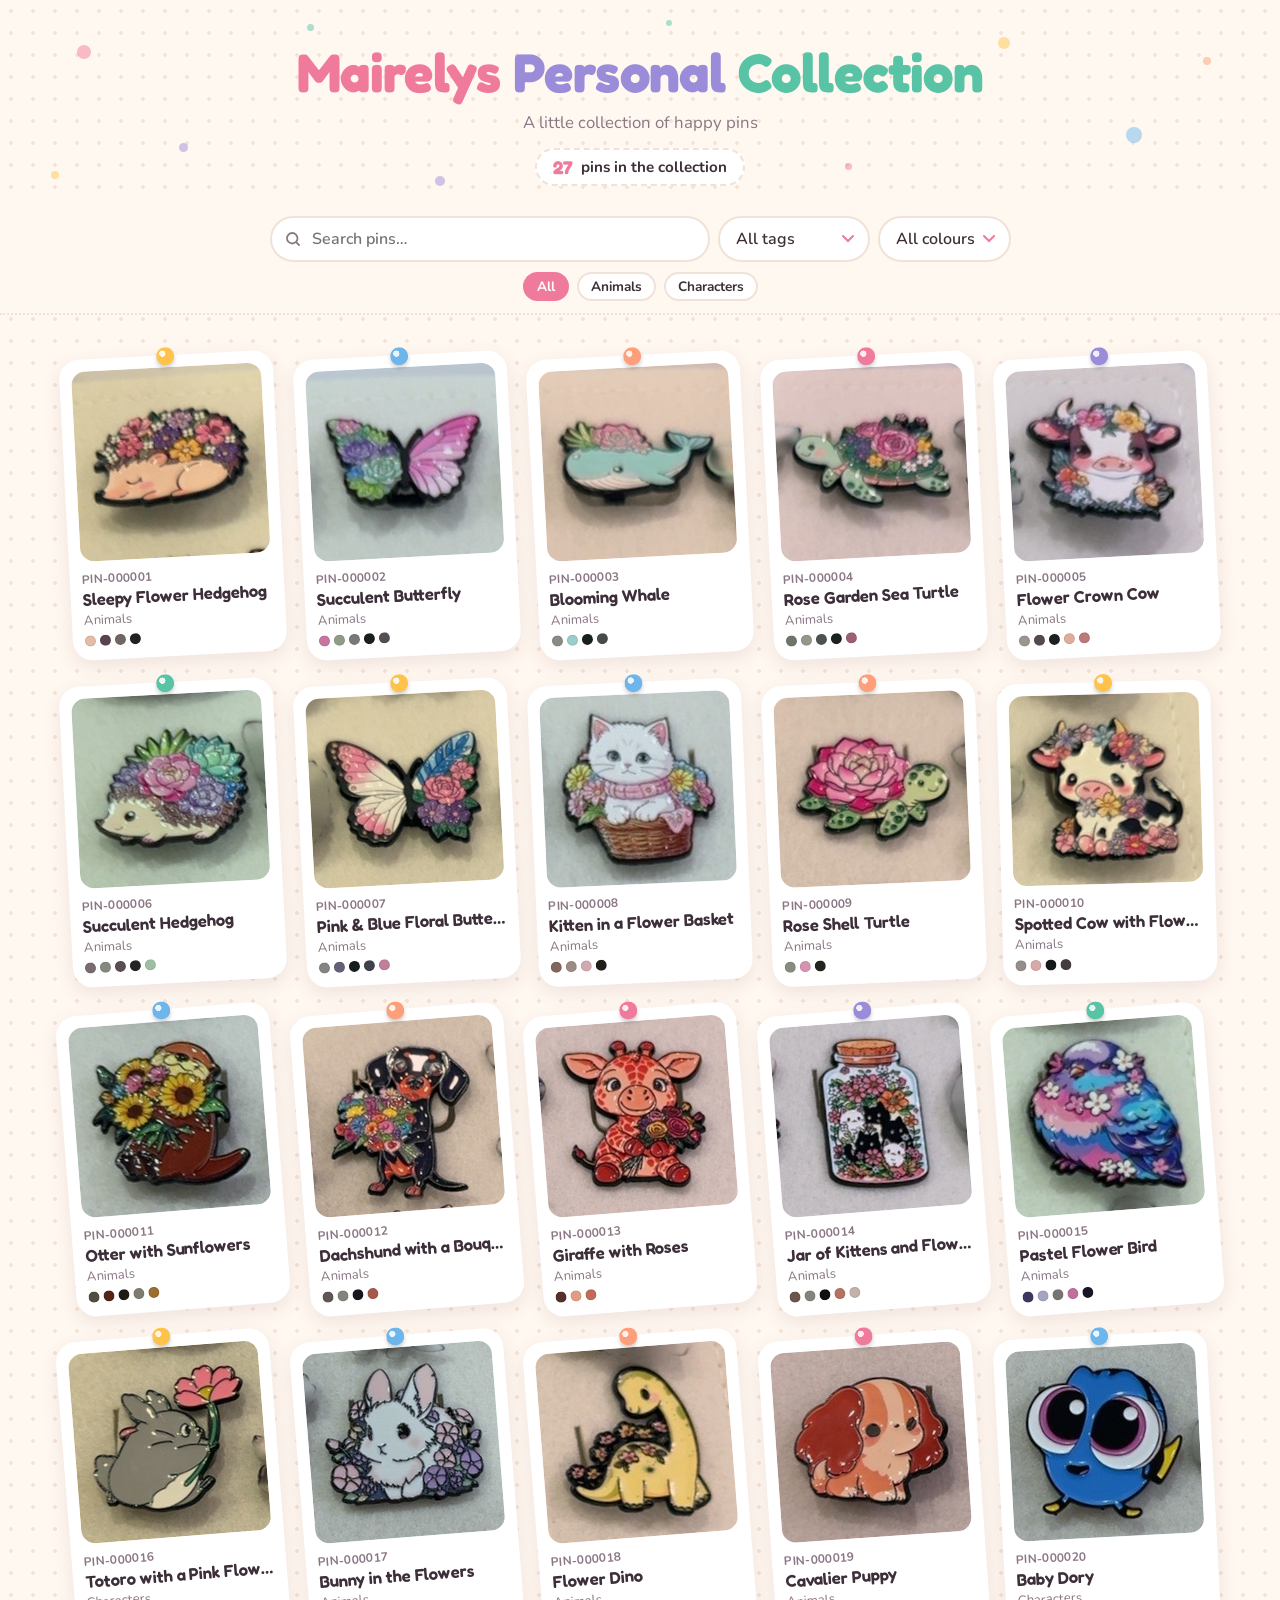
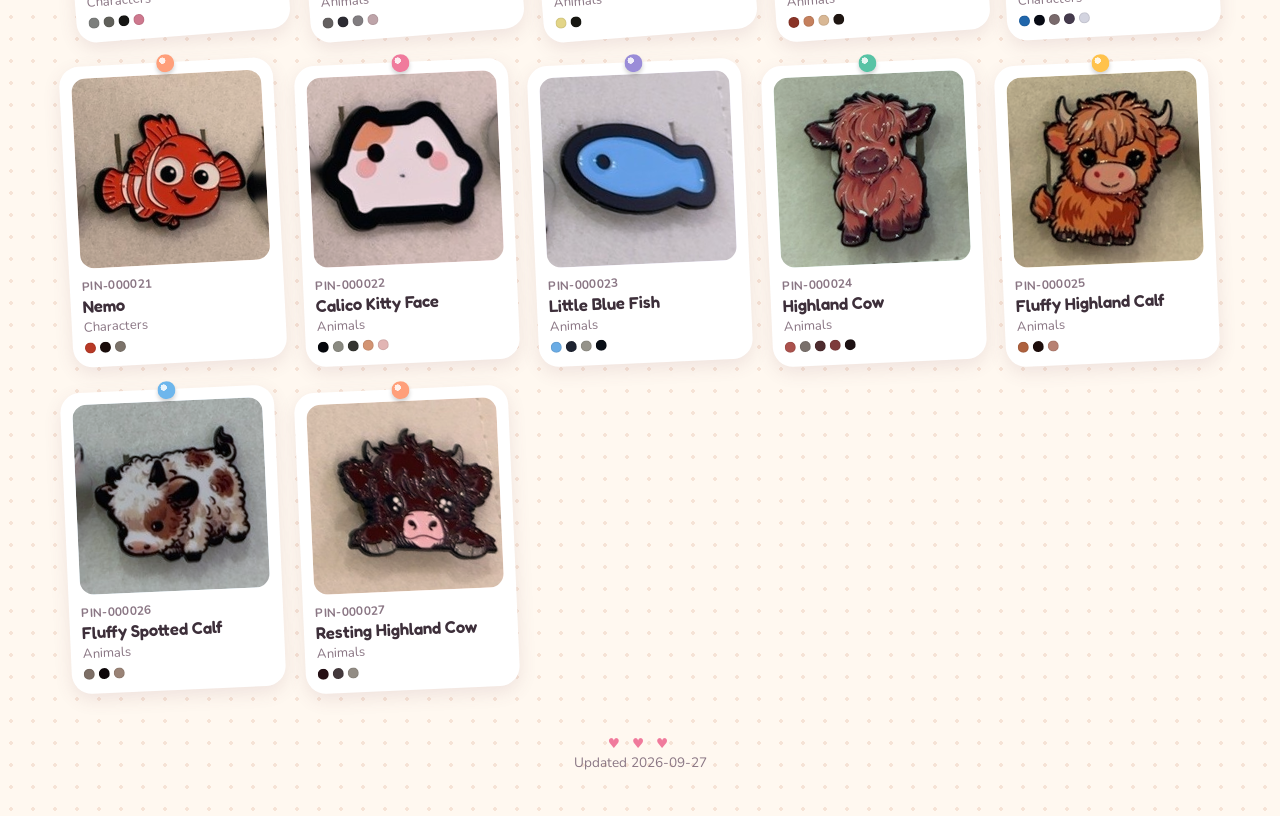
<file: index.html>
<!doctype html>
<html lang="en">
<head>
<meta charset="utf-8">
<title>Mairelys Personal Collection</title>
<meta name="viewport" content="width=device-width, initial-scale=1">
<!-- Forwards the site's main address to the gallery in docs/ (keeps #PIN-000001 links working). -->
<meta http-equiv="refresh" content="0; url=docs/">
<link rel="canonical" href="docs/">
<script>location.replace("docs/" + location.search + location.hash);</script>
</head>
<body style="font-family: system-ui, sans-serif; text-align: center; padding: 40px; background: #fff8f0; color: #3d2f3a;">
<p>Opening the collection… <a href="docs/">Click here if nothing happens.</a></p>
</body>
</html>
</file>
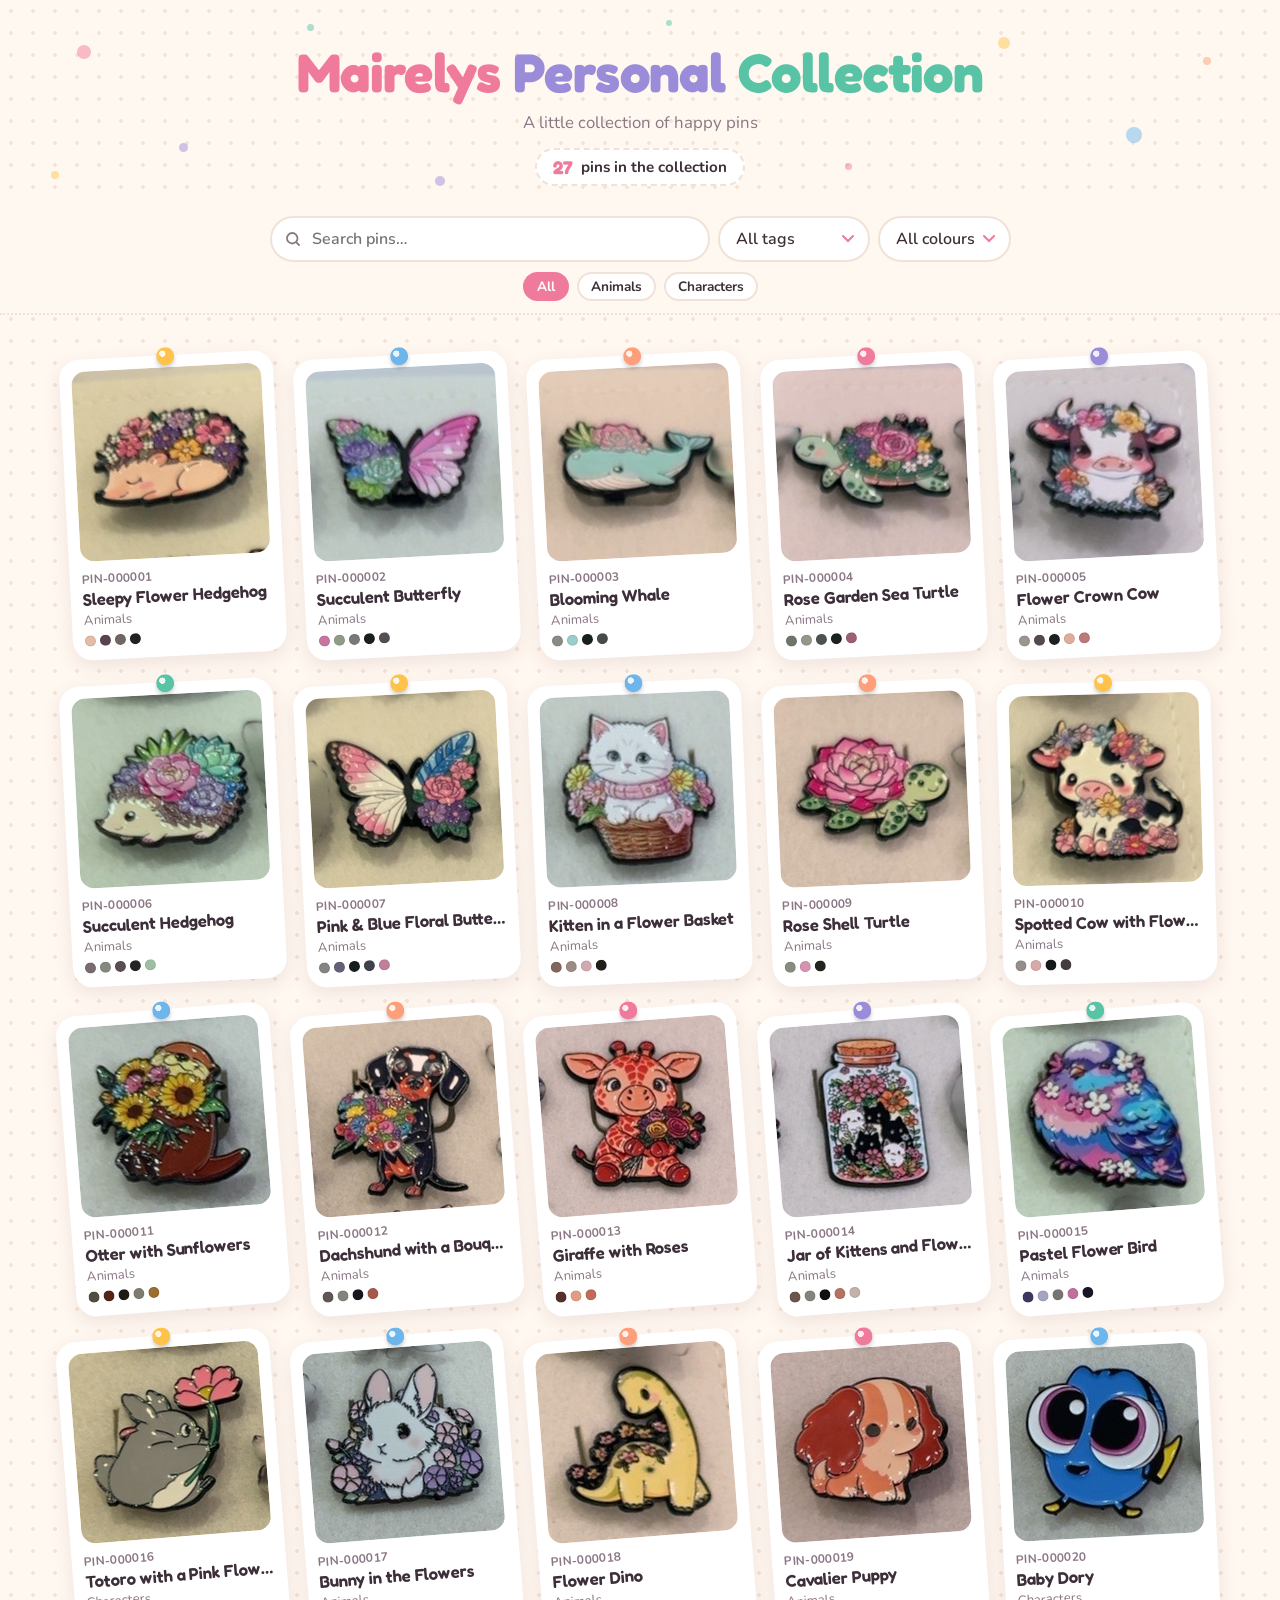
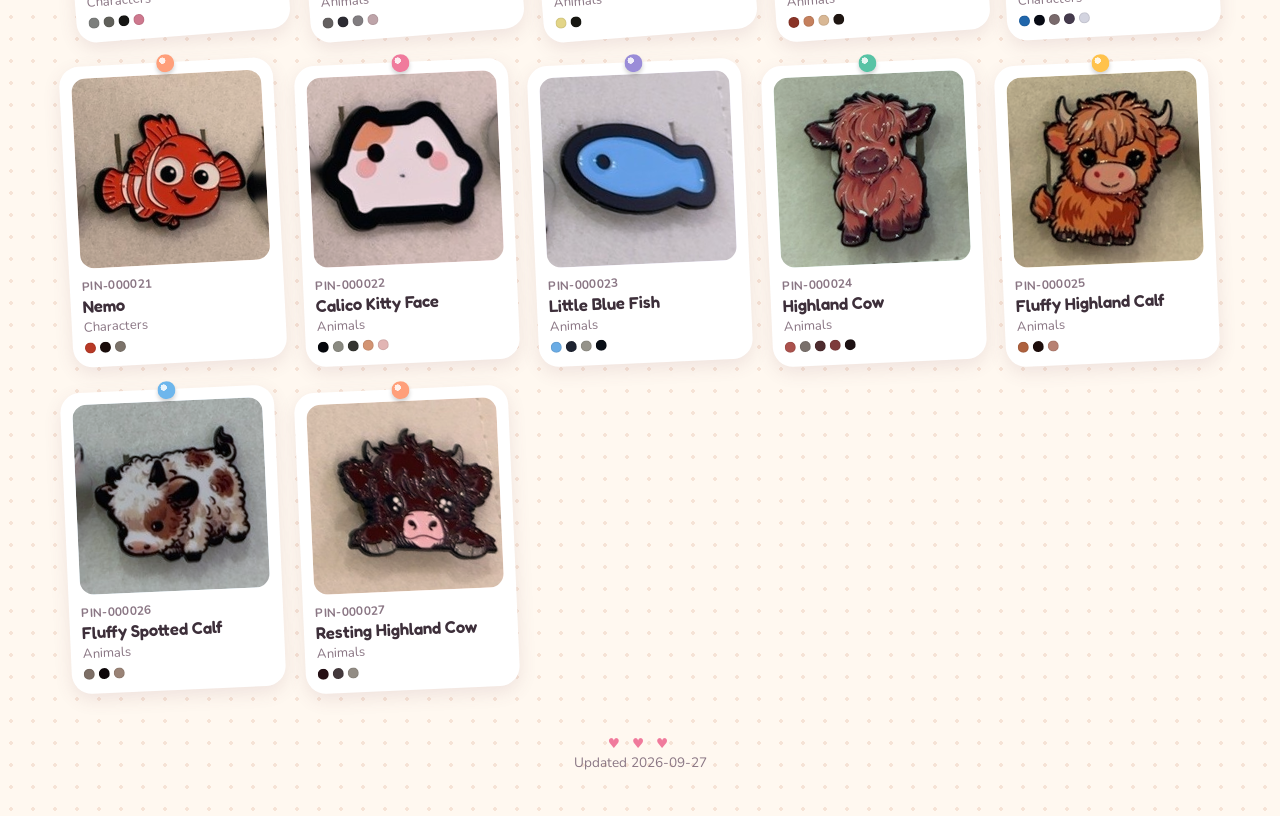
<file: docs/index.html>
<!doctype html>
<html lang="en">
<head>
<meta charset="utf-8">
<meta name="viewport" content="width=device-width, initial-scale=1">
<title>Mairelys Personal Collection</title>
<meta name="description" content="A little collection of happy pins">
<link rel="preconnect" href="https://fonts.googleapis.com">
<link rel="preconnect" href="https://fonts.gstatic.com" crossorigin>
<link href="https://fonts.googleapis.com/css2?family=Fredoka:wght@500;600;700&family=Nunito:wght@400;600;700&display=swap" rel="stylesheet">
<link rel="icon" href="data:image/svg+xml,<svg xmlns='http://www.w3.org/2000/svg' viewBox='0 0 100 100'><circle cx='50' cy='42' r='30' fill='%23f07a9c'/><circle cx='40' cy='34' r='9' fill='%23ffd3df'/><rect x='46' y='68' width='8' height='26' rx='4' fill='%239a8cd8'/></svg>">
<style>
:root {
  --paper: #fff8f0;
  --dot: #f6e3d6;
  --card: #ffffff;
  --ink: #3d2f3a;
  --soft: #8a7684;
  --line: #f0e2d8;
  --rose: #f07a9c;
  --lavender: #9a8cd8;
  --mint: #58c3a5;
  --sun: #ffc24b;
  --sky: #6db6ec;
  --peach: #ff9f7a;
  --shadow: 0 6px 18px rgba(120, 70, 90, .12);
  --shadow-lift: 0 14px 30px rgba(120, 70, 90, .20);
}
@media (prefers-color-scheme: dark) {
  :root:not([data-theme="light"]) {
    --paper: #231b24; --dot: #2e2430; --card: #2f2531; --ink: #f7ecf2; --soft: #c2adbb; --line: #3f3342;
    --shadow: 0 6px 18px rgba(0, 0, 0, .35); --shadow-lift: 0 14px 30px rgba(0, 0, 0, .45);
  }
}
:root[data-theme="dark"] {
  --paper: #231b24; --dot: #2e2430; --card: #2f2531; --ink: #f7ecf2; --soft: #c2adbb; --line: #3f3342;
  --shadow: 0 6px 18px rgba(0, 0, 0, .35); --shadow-lift: 0 14px 30px rgba(0, 0, 0, .45);
}
* { box-sizing: border-box; }
html { -webkit-text-size-adjust: 100%; }
body {
  margin: 0; color: var(--ink);
  font-family: "Nunito", system-ui, -apple-system, "Segoe UI", Roboto, sans-serif;
  background-color: var(--paper);
  background-image: radial-gradient(var(--dot) 1.6px, transparent 1.7px);
  background-size: 22px 22px;
}
h1, h2, .fun { font-family: "Fredoka", "Nunito", system-ui, sans-serif; }

/* ---------- header ---------- */
header { position: relative; text-align: center; padding: 44px 16px 18px; overflow: hidden; }
.confetti { position: absolute; inset: 0; pointer-events: none; opacity: .9; }
.confetti span { position: absolute; border-radius: 50%; }
header h1 { position: relative; margin: 0; font-size: clamp(2rem, 6vw, 3.4rem); font-weight: 700; line-height: 1.05; letter-spacing: -.01em; }
header h1 .word:nth-child(3n+1) { color: var(--rose); }
header h1 .word:nth-child(3n+2) { color: var(--lavender); }
header h1 .word:nth-child(3n) { color: var(--mint); }
header .tagline { position: relative; margin: 10px 0 0; color: var(--soft); font-size: 1.05rem; }
.counter { position: relative; display: inline-flex; align-items: center; gap: 8px; margin-top: 14px; background: var(--card); border: 2px dashed var(--line); border-radius: 999px; padding: 6px 16px; font-weight: 700; font-size: .95rem; }
.counter b { color: var(--rose); font-family: "Fredoka", sans-serif; font-size: 1.15rem; }

/* ---------- filters ---------- */
.controls { position: sticky; top: 0; z-index: 5; padding: 12px 16px; background: color-mix(in srgb, var(--paper) 92%, transparent); backdrop-filter: blur(6px); border-bottom: 2px dotted var(--line); }
.controls-inner { max-width: 1100px; margin: 0 auto; display: flex; flex-wrap: wrap; gap: 8px; justify-content: center; }
.search { position: relative; flex: 1 1 260px; max-width: 440px; }
.search svg { position: absolute; left: 14px; top: 50%; transform: translateY(-50%); width: 18px; height: 18px; color: var(--soft); }
.controls input, .controls select {
  font: inherit; font-weight: 600; width: 100%; padding: 10px 16px; border: 2px solid var(--line); border-radius: 999px;
  background: var(--card); color: var(--ink); min-width: 0; appearance: none; -webkit-appearance: none;
}
.controls input { padding-left: 40px; }
.controls select { width: auto; flex: 0 1 auto; padding-right: 34px; background-image: url("data:image/svg+xml,%3Csvg xmlns='http://www.w3.org/2000/svg' width='12' height='8' viewBox='0 0 12 8'%3E%3Cpath d='M1 1l5 5 5-5' stroke='%23f07a9c' stroke-width='2' fill='none' stroke-linecap='round'/%3E%3C/svg%3E"); background-repeat: no-repeat; background-position: right 14px center; }
.controls input:focus, .controls select:focus { outline: none; border-color: var(--rose); box-shadow: 0 0 0 4px color-mix(in srgb, var(--rose) 20%, transparent); }
.chips-row { max-width: 1100px; margin: 10px auto 0; display: flex; gap: 8px; flex-wrap: wrap; justify-content: center; }
.chip-btn { font: inherit; font-weight: 700; font-size: .85rem; border: 0; border-radius: 999px; padding: 5px 14px; cursor: pointer; background: var(--card); color: var(--ink); box-shadow: inset 0 0 0 2px var(--line); }
.chip-btn.on { background: var(--rose); color: #fff; box-shadow: none; }

/* ---------- grid of pinned cards ---------- */
main { max-width: 1180px; margin: 0 auto; padding: 22px 16px 10px; }
.status-line { text-align: center; color: var(--soft); font-weight: 600; margin: 0 0 18px; }
.grid { display: grid; grid-template-columns: repeat(auto-fill, minmax(180px, 1fr)); gap: 26px 20px; }
.card {
  --tilt: 0deg; --pin: var(--rose); --tint: #fde6ee;
  position: relative; display: block; width: 100%; padding: 12px 12px 14px; border: 0; cursor: pointer; text-align: left;
  font: inherit; color: inherit; background: var(--card); border-radius: 20px; box-shadow: var(--shadow);
  transform: rotate(var(--tilt)); transition: transform .2s ease, box-shadow .2s ease;
}
.card::before { /* the push-pin */
  content: ""; position: absolute; top: -8px; left: 50%; width: 18px; height: 18px; margin-left: -9px; border-radius: 50%;
  background: radial-gradient(circle at 35% 35%, rgba(255,255,255,.85) 0 18%, transparent 20%), var(--pin);
  box-shadow: 0 3px 4px rgba(0,0,0,.18); z-index: 1;
}
.card:hover, .card:focus-visible { transform: rotate(0deg) translateY(-4px) scale(1.02); box-shadow: var(--shadow-lift); outline: none; }
.card:focus-visible { box-shadow: 0 0 0 4px var(--pin), var(--shadow-lift); }
.card .pic { background: var(--tint); border-radius: 14px; overflow: hidden; }
.card img { width: 100%; aspect-ratio: 1; object-fit: contain; display: block; mix-blend-mode: multiply; }
.card .code { margin-top: 10px; font-size: .75rem; font-weight: 700; color: var(--soft); letter-spacing: .03em; }
.card .title { font-family: "Fredoka", sans-serif; font-weight: 600; font-size: 1.05rem; line-height: 1.2; margin-top: 2px; overflow: hidden; text-overflow: ellipsis; white-space: nowrap; }
.card .sub { font-size: .82rem; color: var(--soft); margin-top: 2px; }
.card .dots { display: flex; gap: 4px; margin-top: 6px; }
.card .dots i { width: 11px; height: 11px; border-radius: 50%; border: 1.5px solid rgba(0,0,0,.08); }
.c0 { --pin: var(--rose); --tint: #fde6ee; }
.c1 { --pin: var(--lavender); --tint: #ece8fb; }
.c2 { --pin: var(--mint); --tint: #dff5ee; }
.c3 { --pin: var(--sun); --tint: #fff2d2; }
.c4 { --pin: var(--sky); --tint: #e1f0fc; }
.c5 { --pin: var(--peach); --tint: #ffe8de; }
@media (prefers-color-scheme: dark) {
  :root:not([data-theme="light"]) .card .pic { background: color-mix(in srgb, var(--pin) 18%, var(--card)); }
  :root:not([data-theme="light"]) .card img { mix-blend-mode: normal; }
}
.empty { text-align: center; padding: 50px 16px; color: var(--soft); font-weight: 600; }
.empty .big { font-size: 2.6rem; }

/* ---------- detail dialog ---------- */
.dialog { position: fixed; inset: 0; background: rgba(61, 47, 58, .55); display: none; align-items: center; justify-content: center; padding: 16px; z-index: 20; }
.dialog.open { display: flex; }
.panel { position: relative; background: var(--card); border-radius: 26px; max-width: 920px; width: 100%; max-height: 92vh; overflow: auto; display: grid; grid-template-columns: minmax(0, 1.15fr) minmax(0, 1fr); box-shadow: var(--shadow-lift); }
.panel .pic { position: relative; margin: 18px; border-radius: 18px; background: var(--tint, #fde6ee); display: flex; align-items: center; justify-content: center; min-height: 260px; }
.panel .pic::before { /* washi tape */
  content: ""; position: absolute; top: -10px; left: 50%; width: 110px; height: 26px; margin-left: -55px; transform: rotate(-3deg);
  background: repeating-linear-gradient(45deg, color-mix(in srgb, var(--pin, var(--rose)) 70%, white) 0 8px, color-mix(in srgb, var(--pin, var(--rose)) 45%, white) 8px 16px);
  opacity: .9; border-radius: 3px;
}
.panel .pic img { max-width: 100%; max-height: 74vh; display: block; border-radius: 12px; }
.panel .info { padding: 26px 24px 24px 6px; }
.panel .code { font-weight: 700; color: var(--soft); font-size: .85rem; letter-spacing: .03em; }
.panel h2 { margin: 4px 0 10px; font-size: 1.7rem; line-height: 1.15; }
.panel p { margin: 0 0 12px; line-height: 1.55; }
.tags { display: flex; flex-wrap: wrap; gap: 6px; margin: 10px 0; }
.tag { font-size: .82rem; font-weight: 700; border-radius: 999px; padding: 3px 12px; background: color-mix(in srgb, var(--lavender) 18%, var(--card)); color: var(--ink); }
.swatch-chip { display: inline-flex; align-items: center; gap: 6px; font-size: .82rem; font-weight: 600; border: 2px solid var(--line); border-radius: 999px; padding: 2px 10px 2px 4px; }
.swatch { width: 16px; height: 16px; border-radius: 50%; display: inline-block; border: 1.5px solid rgba(0,0,0,.1); }
dl { display: grid; grid-template-columns: auto 1fr; gap: 6px 14px; margin: 14px 0 0; font-size: .92rem; }
dt { color: var(--soft); font-weight: 700; }
dd { margin: 0; }
.close { position: absolute; top: 10px; right: 12px; width: 40px; height: 40px; border-radius: 50%; border: 0; background: var(--paper); color: var(--ink); font-size: 1.5rem; line-height: 1; cursor: pointer; z-index: 2; }
.close:hover { background: var(--rose); color: #fff; }
.toggle, .nav-btn { font: inherit; font-weight: 700; font-size: .88rem; border: 2px solid var(--line); background: var(--card); color: var(--ink); padding: 7px 14px; border-radius: 999px; cursor: pointer; }
.toggle:hover, .nav-btn:hover { border-color: var(--rose); }
.dialog-nav { display: flex; gap: 8px; margin-top: 18px; flex-wrap: wrap; }

footer { text-align: center; color: var(--soft); font-size: .85rem; padding: 34px 16px 44px; }
footer .hearts { color: var(--rose); letter-spacing: 4px; }
@media (max-width: 720px) {
  .panel { grid-template-columns: 1fr; }
  .panel .info { padding: 0 20px 22px; }
  .grid { grid-template-columns: repeat(auto-fill, minmax(145px, 1fr)); gap: 22px 14px; }
  .controls select { flex: 1 1 40%; }
}
@media (prefers-reduced-motion: reduce) { .card { transition: none; transform: none; } }
</style>
</head>
<body>
<header>
  <div class="confetti" aria-hidden="true" id="confetti"></div>
  <h1 id="title">Mairelys Personal Collection</h1>
  <p class="tagline">A little collection of happy pins</p>
  <div class="counter"><b id="total">0</b> pins in the collection</div>
</header>

<div class="controls">
  <div class="controls-inner">
    <label class="search">
      <svg viewBox="0 0 24 24" fill="none" stroke="currentColor" stroke-width="2.4" stroke-linecap="round" aria-hidden="true"><circle cx="11" cy="11" r="7"/><path d="M20 20l-3.5-3.5"/></svg>
      <input id="q" type="search" placeholder="Search pins…" aria-label="Search pins">
    </label>
    <select id="tag" aria-label="Tag"><option value="">All tags</option></select>
    <select id="color" aria-label="Colour"><option value="">All colours</option></select>
  </div>
  <div class="chips-row" id="categories" aria-label="Categories"></div>
</div>

<main>
  <p class="status-line" id="count"></p>
  <div class="grid" id="grid"></div>
</main>

<div class="dialog" id="dialog" role="dialog" aria-modal="true" aria-labelledby="dialog-title">
  <div class="panel" id="panel"></div>
</div>

<footer><div class="hearts">♥ ♥ ♥</div><div id="footer"></div></footer>

<script src="catalog.js?v=d1aed65985f6"></script>
<script>
(function () {
  "use strict";
  var data = window.CATALOG || { pins: [] };
  var pins = data.pins;
  var activeCategory = "";
  var $ = function (id) { return document.getElementById(id); };
  var esc = function (s) { return String(s == null ? "" : s).replace(/[&<>"']/g, function (c) { return { "&": "&amp;", "<": "&lt;", ">": "&gt;", '"': "&quot;", "'": "&#39;" }[c]; }); };

  // Colourful title: every word gets its own colour.
  var title = $("title");
  title.innerHTML = title.textContent.split(/\s+/).map(function (w) { return '<span class="word">' + esc(w) + "</span>"; }).join(" ");

  // Soft confetti dots behind the title (fixed pattern, not random, so it never "jumps").
  var palette = ["#f07a9c", "#9a8cd8", "#58c3a5", "#ffc24b", "#6db6ec", "#ff9f7a"];
  var spots = [[6, 22, 14], [14, 70, 9], [24, 12, 7], [78, 18, 12], [88, 62, 16], [94, 28, 8], [66, 80, 7], [34, 86, 10], [52, 10, 6], [4, 84, 8]];
  $("confetti").innerHTML = spots.map(function (s, i) {
    return '<span style="left:' + s[0] + "%;top:" + s[1] + "%;width:" + s[2] + "px;height:" + s[2] + "px;background:" + palette[i % palette.length] + ';opacity:.55"></span>';
  }).join("");

  // Each card gets a stable colour and a small tilt derived from its code.
  function hash(code) { var h = 0; for (var i = 0; i < code.length; i++) h = (h * 31 + code.charCodeAt(i)) >>> 0; return h; }
  function colorClass(code) { return "c" + (hash(code) % 6); }
  function tilt(code) { return (((hash(code) >> 3) % 7) - 3) * 0.5; }

  // Filter options.
  var cats = {}, tags = {}, colors = {};
  pins.forEach(function (p) {
    if (p.category) cats[p.category] = 1;
    (p.tags || []).forEach(function (t) { tags[t] = 1; });
    (p.colors || []).forEach(function (c) { if (c.name) colors[c.name] = 1; });
  });
  function fillSelect(el, values) {
    values.sort().forEach(function (v) { var o = document.createElement("option"); o.value = v; o.textContent = v; el.appendChild(o); });
    el.hidden = values.length === 0;
  }
  fillSelect($("tag"), Object.keys(tags));
  fillSelect($("color"), Object.keys(colors));
  var catNames = Object.keys(cats).sort();
  if (catNames.length) {
    $("categories").innerHTML = ['<button class="chip-btn on" data-cat="">All</button>'].concat(catNames.map(function (c) {
      return '<button class="chip-btn" data-cat="' + esc(c) + '">' + esc(c) + "</button>";
    })).join("");
  }
  $("categories").addEventListener("click", function (e) {
    var b = e.target.closest(".chip-btn"); if (!b) return;
    activeCategory = b.getAttribute("data-cat");
    Array.prototype.forEach.call(this.children, function (x) { x.classList.toggle("on", x === b); });
    render();
  });
  $("total").textContent = pins.length;
  $("footer").textContent = "Updated " + data.generated;

  function matches(p) {
    if (activeCategory && p.category !== activeCategory) return false;
    if ($("tag").value && (p.tags || []).indexOf($("tag").value) < 0) return false;
    if ($("color").value && !(p.colors || []).some(function (c) { return c.name === $("color").value; })) return false;
    var q = $("q").value.trim().toLowerCase();
    if (!q) return true;
    var hay = [p.code, p.title, p.description, p.category, p.subcategory, (p.tags || []).join(" "), p.page].join(" ").toLowerCase();
    return q.split(/\s+/).every(function (w) { return hay.indexOf(w) >= 0; });
  }

  var shown = [];
  function render() {
    shown = pins.filter(matches);
    $("count").textContent = shown.length === pins.length ? "" : "Showing " + shown.length + " of " + pins.length + " pins";
    if (!shown.length) {
      $("grid").innerHTML = '<div class="empty" style="grid-column:1/-1"><div class="big">🔍</div>No pins match — try another word!</div>';
      return;
    }
    $("grid").innerHTML = shown.map(function (p) {
      var dots = (p.colors || []).slice(0, 5).map(function (c) { return '<i style="background:' + esc(c.hex) + '" title="' + esc(c.name) + '"></i>'; }).join("");
      return '<button class="card ' + colorClass(p.code) + '" style="--tilt:' + tilt(p.code) + 'deg" data-code="' + esc(p.code) + '">' +
        '<div class="pic"><img loading="lazy" src="' + esc(p.thumb || p.image) + '" alt="' + esc(p.title || p.code) + '"></div>' +
        '<div class="code">' + esc(p.code) + "</div>" +
        '<div class="title">' + esc(p.title || "Little treasure") + "</div>" +
        (p.category ? '<div class="sub">' + esc(p.category) + "</div>" : "") +
        (dots ? '<div class="dots">' + dots + "</div>" : "") + "</button>";
    }).join("");
  }

  function money(v) { return v == null ? "" : Number(v).toFixed(2); }

  function open(code) {
    var index = shown.findIndex(function (x) { return x.code === code; });
    var p = index >= 0 ? shown[index] : pins.filter(function (x) { return x.code === code; })[0];
    if (!p) return;
    var rows = [
      ["Category", [p.category, p.subcategory].filter(Boolean).join(" · ")],
      ["Quantity", p.quantity], ["Price", money(p.price)], ["Purchase price", money(p.purchase_price)],
      ["Added", p.added], ["Notes", p.notes]
    ].filter(function (r) { return r[1] !== "" && r[1] != null; });
    var panel = $("panel");
    panel.className = "panel " + colorClass(p.code);
    panel.innerHTML =
      '<button class="close" id="close" aria-label="Close">&times;</button>' +
      '<div class="pic"><img id="bigimg" src="' + esc(p.image || p.thumb) + '" alt="' + esc(p.title || p.code) + '"></div>' +
      '<div class="info"><div class="code">' + esc(p.code) + '</div><h2 id="dialog-title">' + esc(p.title || "Little treasure") + "</h2>" +
      (p.description ? "<p>" + esc(p.description) + "</p>" : "") +
      ((p.tags || []).length ? '<div class="tags">' + p.tags.map(function (t) { return '<span class="tag">#' + esc(t) + "</span>"; }).join("") + "</div>" : "") +
      ((p.colors || []).length ? '<div class="tags">' + p.colors.map(function (c) { return '<span class="swatch-chip"><span class="swatch" style="background:' + esc(c.hex) + '"></span>' + esc(c.name) + "</span>"; }).join("") + "</div>" : "") +
      (rows.length ? "<dl>" + rows.map(function (r) { return "<dt>" + esc(r[0]) + "</dt><dd>" + esc(r[1]) + "</dd>"; }).join("") + "</dl>" : "") +
      '<div class="dialog-nav">' +
      (p.transparent ? '<button class="toggle" id="toggle">See it without background</button>' : "") +
      (shown.length > 1 && index >= 0 ? '<button class="nav-btn" id="prev">‹ Previous</button><button class="nav-btn" id="next">Next ›</button>' : "") +
      "</div></div>";
    $("close").onclick = close;
    if (p.transparent) {
      var clear = false;
      $("toggle").onclick = function () {
        clear = !clear;
        $("bigimg").src = clear ? p.transparent : p.image;
        this.textContent = clear ? "See the photo" : "See it without background";
      };
    }
    if ($("prev")) {
      $("prev").onclick = function () { open(shown[(index - 1 + shown.length) % shown.length].code); };
      $("next").onclick = function () { open(shown[(index + 1) % shown.length].code); };
    }
    $("dialog").classList.add("open");
    document.body.style.overflow = "hidden";
    if (location.hash !== "#" + code) history.replaceState(null, "", "#" + code);
    $("close").focus();
  }
  function close() {
    $("dialog").classList.remove("open");
    document.body.style.overflow = "";
    history.replaceState(null, "", location.pathname + location.search);
  }

  $("grid").addEventListener("click", function (e) { var card = e.target.closest(".card"); if (card) open(card.getAttribute("data-code")); });
  $("dialog").addEventListener("click", function (e) { if (e.target === this) close(); });
  document.addEventListener("keydown", function (e) {
    if (!$("dialog").classList.contains("open")) return;
    if (e.key === "Escape") close();
    if (e.key === "ArrowRight" && $("next")) $("next").click();
    if (e.key === "ArrowLeft" && $("prev")) $("prev").click();
  });
  ["q", "tag", "color"].forEach(function (id) { $(id).addEventListener("input", render); });
  render();
  if (location.hash.length > 1) open(decodeURIComponent(location.hash.slice(1)));
})();
</script>
</body>
</html>
</file>
